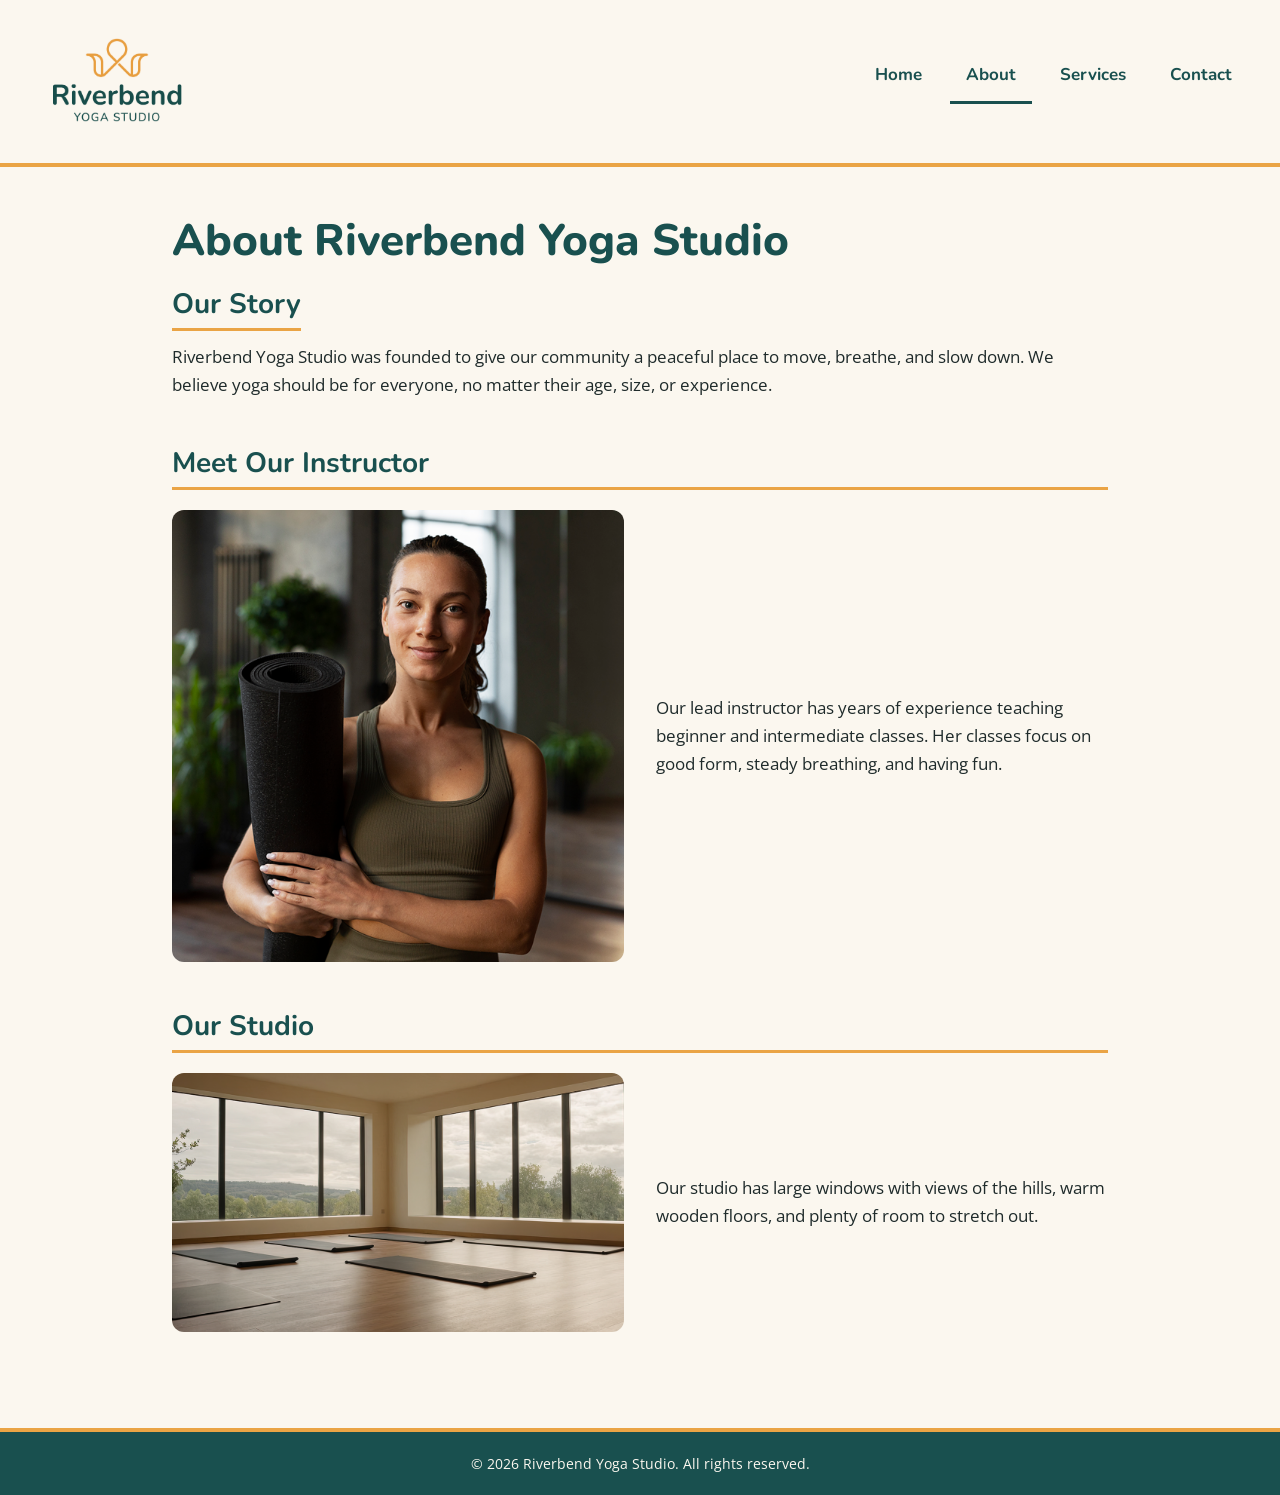
<file: about.html>
<!DOCTYPE html>
<html lang="en">
<head>
    <meta charset="UTF-8">
    <meta name="viewport" content="width=device-width, initial-scale=1.0">
    <meta name="description" content="Learn about Riverbend Yoga Studio, our instructor, and our space.">
    <title>About | Riverbend Yoga Studio</title>
    <link rel="preconnect" href="https://fonts.googleapis.com">
    <link rel="preconnect" href="https://fonts.gstatic.com" crossorigin>
    <link href="https://fonts.googleapis.com/css2?family=Nunito:wght@400;700;800&family=Open+Sans:wght@400;600&display=swap" rel="stylesheet">
    <link rel="stylesheet" href="styles.css">
</head>
<body>
    <header>
        <img src="yoga-logo_c.png" alt="Riverbend Yoga Studio logo" width="200">
        <nav>
            <ul>
                <li><a href="index.html">Home</a></li>
                <li><a href="about.html" aria-current="page">About</a></li>
                <li><a href="services.html">Services</a></li>
                <li><a href="contacts.html">Contact</a></li>
            </ul>
        </nav>
    </header>

    <main>
        <h1>About Riverbend Yoga Studio</h1>

        <section>
            <h2>Our Story</h2>
            <p>Riverbend Yoga Studio was founded to give our community a peaceful place to move, breathe, and slow down. We believe yoga should be for everyone, no matter their age, size, or experience.</p>
        </section>

        <section class="split">
            <h2>Meet Our Instructor</h2>
            <img src="yoga-instructor_c.png" alt="Smiling yoga instructor holding a rolled black yoga mat" width="400">
            <p>Our lead instructor has years of experience teaching beginner and intermediate classes. Her classes focus on good form, steady breathing, and having fun.</p>
        </section>

        <section class="split">
            <h2>Our Studio</h2>
            <img src="yoga-studio_c.png" alt="Open yoga studio with wooden floors, mats, and large windows overlooking green hills" width="600">
            <p>Our studio has large windows with views of the hills, warm wooden floors, and plenty of room to stretch out.</p>
        </section>
    </main>

    <footer>
        <p>&copy; 2026 Riverbend Yoga Studio. All rights reserved.</p>
    </footer>
</body>
</html>
</file>
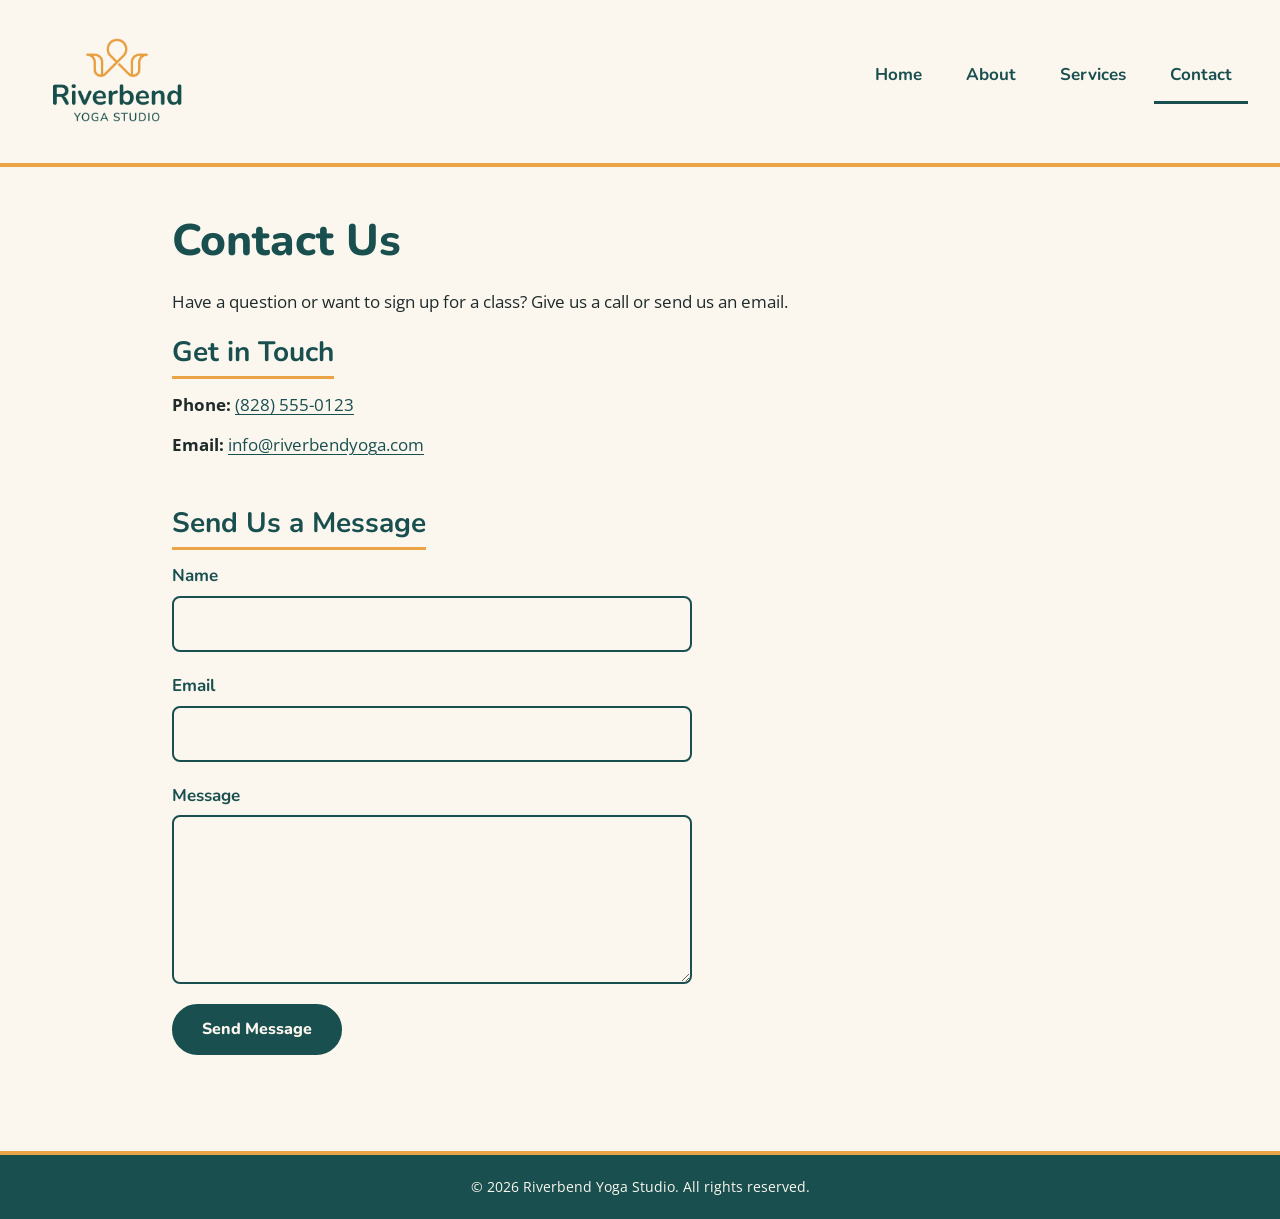
<file: contacts.html>
<!DOCTYPE html>
<html lang="en">
<head>
    <meta charset="UTF-8">
    <meta name="viewport" content="width=device-width, initial-scale=1.0">
    <meta name="description" content="Contact information for Riverbend Yoga Studio.">
    <title>Contact | Riverbend Yoga Studio</title>
    <link rel="preconnect" href="https://fonts.googleapis.com">
    <link rel="preconnect" href="https://fonts.gstatic.com" crossorigin>
    <link href="https://fonts.googleapis.com/css2?family=Nunito:wght@400;700;800&family=Open+Sans:wght@400;600&display=swap" rel="stylesheet">
    <link rel="stylesheet" href="styles.css">
</head>
<body>
    <header>
        <img src="yoga-logo_c.png" alt="Riverbend Yoga Studio logo" width="200">
        <nav>
            <ul>
                <li><a href="index.html">Home</a></li>
                <li><a href="about.html">About</a></li>
                <li><a href="services.html">Services</a></li>
                <li><a href="contacts.html" aria-current="page">Contact</a></li>
            </ul>
        </nav>
    </header>

    <main>
        <h1>Contact Us</h1>
        <p>Have a question or want to sign up for a class? Give us a call or send us an email.</p>

        <section>
            <h2>Get in Touch</h2>
            <p><strong>Phone:</strong> <a href="tel:+18285550123">(828) 555-0123</a></p>
            <p><strong>Email:</strong> <a href="mailto:info@riverbendyoga.com">info@riverbendyoga.com</a></p>
        </section>

        <section>
            <h2>Send Us a Message</h2>
            <form action="mailto:info@riverbendyoga.com" method="post" enctype="text/plain">
                <div class="field">
                    <label for="name">Name</label>
                    <input type="text" id="name" name="name" required>
                </div>
                <div class="field">
                    <label for="email">Email</label>
                    <input type="email" id="email" name="email" required>
                </div>
                <div class="field">
                    <label for="message">Message</label>
                    <textarea id="message" name="message" rows="5" required></textarea>
                </div>
                <button type="submit">Send Message</button>
            </form>
        </section>
    </main>

    <footer>
        <p>&copy; 2026 Riverbend Yoga Studio. All rights reserved.</p>
    </footer>
</body>
</html>
</file>
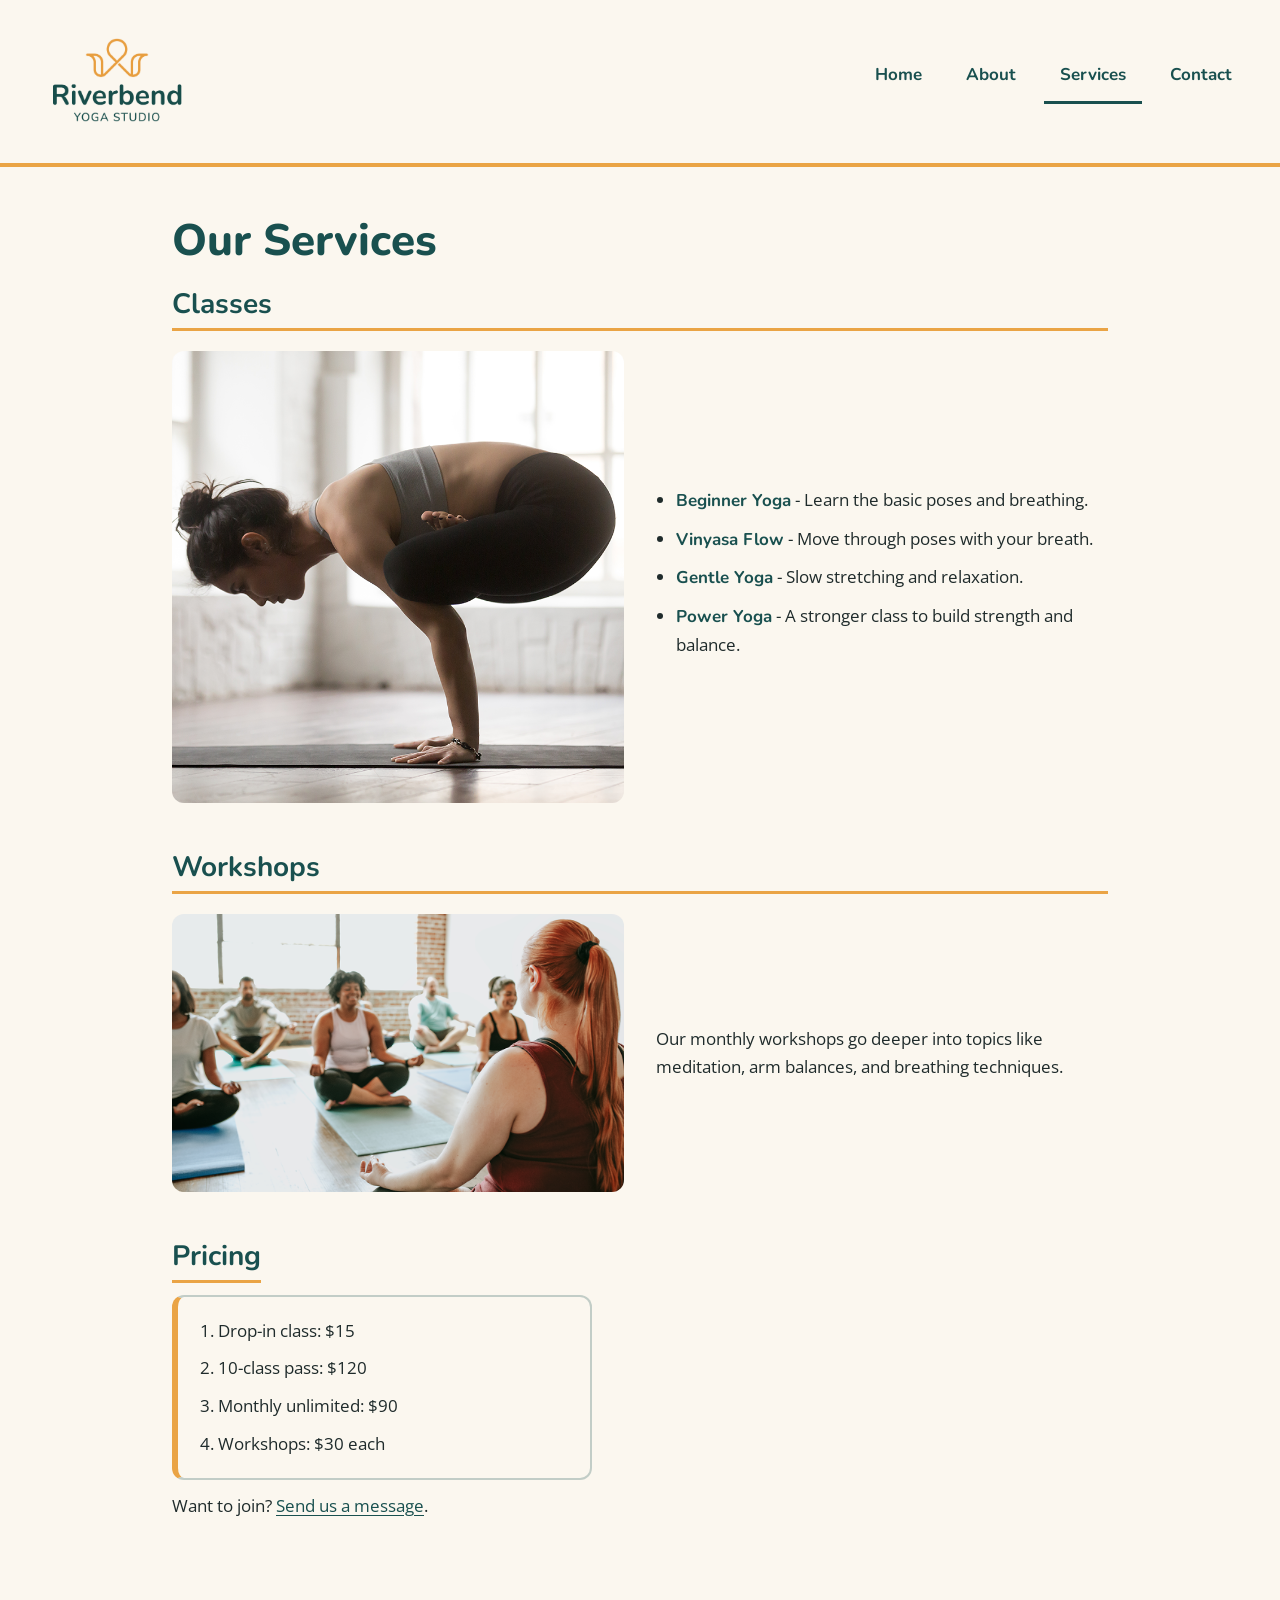
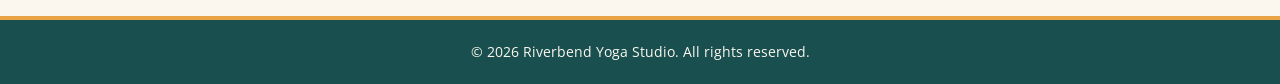
<file: services.html>
<!DOCTYPE html>
<html lang="en">
<head>
    <meta charset="UTF-8">
    <meta name="viewport" content="width=device-width, initial-scale=1.0">
    <meta name="description" content="Yoga classes and workshops offered at Riverbend Yoga Studio.">
    <title>Services | Riverbend Yoga Studio</title>
    <link rel="preconnect" href="https://fonts.googleapis.com">
    <link rel="preconnect" href="https://fonts.gstatic.com" crossorigin>
    <link href="https://fonts.googleapis.com/css2?family=Nunito:wght@400;700;800&family=Open+Sans:wght@400;600&display=swap" rel="stylesheet">
    <link rel="stylesheet" href="styles.css">
</head>
<body>
    <header>
        <img src="yoga-logo_c.png" alt="Riverbend Yoga Studio logo" width="200">
        <nav>
            <ul>
                <li><a href="index.html">Home</a></li>
                <li><a href="about.html">About</a></li>
                <li><a href="services.html" aria-current="page">Services</a></li>
                <li><a href="contacts.html">Contact</a></li>
            </ul>
        </nav>
    </header>

    <main>
        <h1>Our Services</h1>

        <section class="split">
            <h2>Classes</h2>
            <img src="yoga-feature-small_c.png" alt="Woman holding crow pose on a yoga mat" width="300">
            <ul>
                <li><strong>Beginner Yoga</strong> - Learn the basic poses and breathing.</li>
                <li><strong>Vinyasa Flow</strong> - Move through poses with your breath.</li>
                <li><strong>Gentle Yoga</strong> - Slow stretching and relaxation.</li>
                <li><strong>Power Yoga</strong> - A stronger class to build strength and balance.</li>
            </ul>
        </section>

        <section class="split">
            <h2>Workshops</h2>
            <img src="yoga-workshop_c.png" alt="Group of smiling students sitting cross-legged on mats during a yoga workshop" width="600">
            <p>Our monthly workshops go deeper into topics like meditation, arm balances, and breathing techniques.</p>
        </section>

        <section>
            <h2>Pricing</h2>
            <ol>
                <li>Drop-in class: $15</li>
                <li>10-class pass: $120</li>
                <li>Monthly unlimited: $90</li>
                <li>Workshops: $30 each</li>
            </ol>
            <p>Want to join? <a href="contacts.html">Send us a message</a>.</p>
        </section>
    </main>

    <footer>
        <p>&copy; 2026 Riverbend Yoga Studio. All rights reserved.</p>
    </footer>
</body>
</html>
</file>
<file: styles.css>
:root {
    --teal: #19504f;
    --amber: #eaa445;
    --cream: #fbf7ef;
    --ink: #1f2b2b;
    --teal-tint: rgba(25, 80, 79, 0.25);

    --font-heading: "Nunito", "Trebuchet MS", Arial, sans-serif;
    --font-body: "Open Sans", Arial, Helvetica, sans-serif;

    --space-s: 0.75rem;
    --space-m: 1.25rem;
    --space-l: 2rem;
    --space-xl: 3rem;
    --radius: 12px;
}

*,
*::before,
*::after {
    box-sizing: border-box;
}

body {
    margin: 0;
    min-height: 100vh;
    display: flex;
    flex-direction: column;
    background: var(--cream);
    color: var(--ink);
    font-family: var(--font-body);
    font-size: 1.0625rem;
    line-height: 1.65;
}

img,
video {
    max-width: 100%;
    height: auto;
    display: block;
}

audio {
    width: 100%;
    max-width: 600px;
}

h1,
h2 {
    font-family: var(--font-heading);
    color: var(--teal);
    line-height: 1.2;
    margin: 0 0 var(--space-s);
}

h1 {
    font-size: 2rem;
    font-weight: 800;
    margin-bottom: var(--space-m);
}

h2 {
    font-size: 1.5rem;
    font-weight: 700;
    padding-bottom: 0.4rem;
    border-bottom: 3px solid var(--amber);
    display: inline-block;
}

p {
    margin: 0 0 var(--space-m);
}

a {
    color: var(--teal);
    text-underline-offset: 3px;
}

a:hover {
    background: var(--amber);
    color: var(--ink);
}

a:focus-visible,
input:focus-visible,
textarea:focus-visible,
button:focus-visible {
    outline: 3px solid var(--teal);
    outline-offset: 3px;
}

header {
    display: flex;
    flex-direction: column;
    align-items: center;
    gap: var(--space-s);
    padding: var(--space-m) var(--space-m) var(--space-s);
    border-bottom: 4px solid var(--amber);
}

header img {
    width: 150px;
    mix-blend-mode: multiply; 
}

nav ul {
    display: flex;
    flex-wrap: wrap;
    justify-content: center;
    gap: 0.25rem 0.5rem;
    margin: 0;
    padding: 0;
    list-style: none;
}

nav a {
    display: block;
    padding: 0.7rem 1rem; /* comfortable touch target */
    font-family: var(--font-heading);
    font-weight: 700;
    text-decoration: none;
    border-bottom: 3px solid transparent;
}

nav a:hover {
    background: transparent;
    border-bottom-color: var(--amber);
}

nav a[aria-current="page"] {
    border-bottom-color: var(--teal);
}

/* ---------- Main content ---------- */
main {
    flex: 1;
    width: 100%;
    max-width: 1000px;
    margin: 0 auto;
    padding: var(--space-l) var(--space-m);
}

section {
    display: flex;
    flex-direction: column;
    align-items: flex-start;
    gap: var(--space-s);
    margin-bottom: var(--space-xl);
}

section > * {
    margin-top: 0;
    margin-bottom: 0;
}

/* Images and media */
section img,
figure img {
    width: 100%;
    border-radius: var(--radius);
}

figure {
    margin: 0;
    width: 100%;
}

figcaption {
    margin-top: 0.5rem;
    font-style: italic;
    font-size: 0.95rem;
}

video {
    width: 100%;
    max-width: 600px;
    border-radius: var(--radius);
}

/* Lists: classes and pricing */
ul,
ol {
    margin: 0;
    padding-left: 1.25rem;
}

li {
    margin-bottom: 0.6rem;
}

li strong {
    font-family: var(--font-heading);
    color: var(--teal);
}

ol {
    width: 100%;
    max-width: 420px;
    padding: var(--space-m) var(--space-m) var(--space-m) 2.5rem;
    border: 2px solid var(--teal-tint);
    border-left: 6px solid var(--amber);
    border-radius: var(--radius);
}

ol li:last-child {
    margin-bottom: 0;
}

/* ---------- Contact form ---------- */
form {
    display: flex;
    flex-direction: column;
    gap: var(--space-m);
    width: 100%;
    max-width: 520px;
}

.field {
    display: flex;
    flex-direction: column;
    gap: 0.35rem;
}

label {
    font-family: var(--font-heading);
    font-weight: 700;
    color: var(--teal);
}

input,
textarea {
    width: 100%;
    padding: 0.75rem;
    font: inherit;
    color: var(--ink);
    background: var(--cream);
    border: 2px solid var(--teal);
    border-radius: 8px;
}

button {
    align-self: flex-start;
    padding: 0.8rem 1.75rem;
    font-family: var(--font-heading);
    font-size: 1rem;
    font-weight: 800;
    color: var(--cream);
    background: var(--teal);
    border: 2px solid var(--teal);
    border-radius: 999px;
    cursor: pointer;
}

button:hover {
    background: var(--amber);
    border-color: var(--amber);
    color: var(--ink);
}

/* ---------- Footer ---------- */
footer {
    padding: var(--space-m);
    text-align: center;
    background: var(--teal);
    color: var(--cream);
    border-top: 4px solid var(--amber);
}

footer p {
    margin: 0;
    font-size: 0.9rem;
}

/* ==========================================================
   Larger screens (tablet and up)
   ========================================================== */
@media (min-width: 768px) {
    h1 {
        font-size: 2.75rem;
    }

    h2 {
        font-size: 1.75rem;
    }

    /* Header: logo left, nav right */
    header {
        flex-direction: row;
        justify-content: space-between;
        padding: var(--space-m) var(--space-l);
    }

    header img {
        width: 170px;
    }

    nav ul {
        justify-content: flex-end;
        gap: 0 0.75rem;
    }

    main {
        padding: var(--space-xl) var(--space-l);
    }

    /* Sections with a photo: image and text side by side */
    section.split {
        flex-direction: row;
        flex-wrap: wrap;
        align-items: center;
        gap: var(--space-m) var(--space-l);
    }

    section.split > h2 {
        flex-basis: 100%;
        width: auto;
    }

    section.split > img {
        flex: 1 1 45%;
        width: auto;
        min-width: 0;
    }

    section.split > p,
    section.split > ul {
        flex: 1 1 45%;
        min-width: 0;
    }

    footer {
        padding: var(--space-m) var(--space-l);
    }
}
</file>
